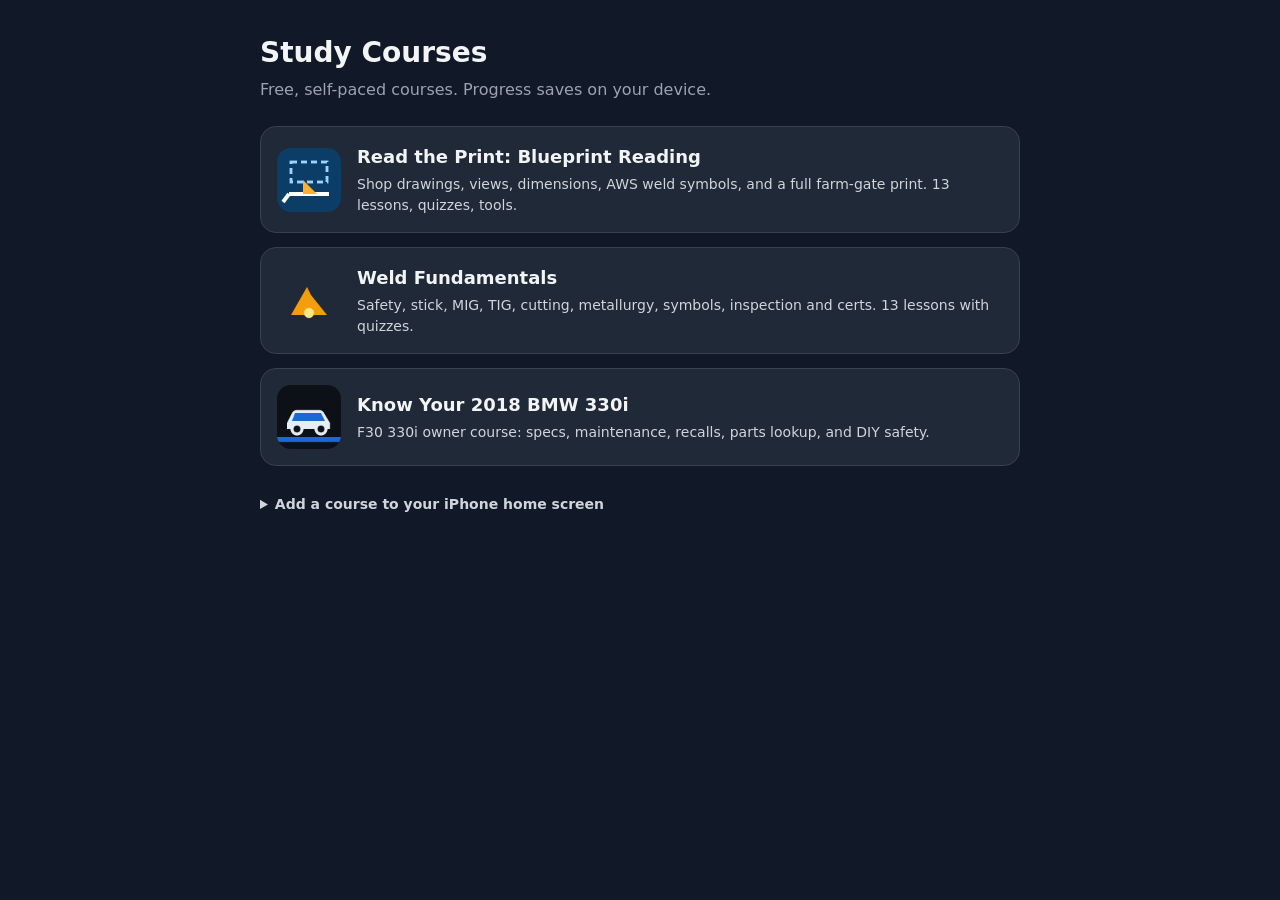
<file: index.html>
<!doctype html>
<html lang="en"><head><meta charset="utf-8">
<meta name="viewport" content="width=device-width,initial-scale=1,viewport-fit=cover">
<title>Study Courses</title>
<meta name="apple-mobile-web-app-capable" content="yes">
<meta name="mobile-web-app-capable" content="yes">
<meta name="apple-mobile-web-app-title" content="Courses">
<meta name="apple-mobile-web-app-status-bar-style" content="black-translucent">
<meta name="theme-color" content="#111827">
<link rel="manifest" href="manifest.json">
<link rel="apple-touch-icon" href="icons/apple-touch-icon.png">
<link rel="icon" href="assets/icon.svg" type="image/svg+xml">
<meta name="description" content="Free self-paced study courses.">
<style>
:root{color-scheme:dark}*{box-sizing:border-box}
body{margin:0;font:16px/1.5 system-ui,-apple-system,Segoe UI,Roboto,sans-serif;background:#111827;color:#f3f4f6;padding:max(24px,env(safe-area-inset-top)) 18px 40px}
main{max-width:760px;margin:0 auto}h1{font-size:28px;margin:8px 0 4px}.sub{color:#9ca3af;margin:0 0 24px}
.tile{display:flex;gap:16px;align-items:center;background:#1f2937;border:1px solid #374151;border-radius:16px;padding:16px;margin:0 0 14px;color:inherit;text-decoration:none}
.tile:hover,.tile:focus{border-color:#f59e0b;outline:none}.tile img{border-radius:14px;flex:none}
.tile h2{font-size:18px;margin:0 0 4px}.tile p{margin:0;color:#d1d5db;font-size:14px}
details{margin-top:28px;color:#d1d5db;font-size:14px}summary{cursor:pointer;font-weight:600}
</style></head><body><main>
<h1>Study Courses</h1><p class="sub">Free, self-paced courses. Progress saves on your device.</p>
<a class="tile" href="blueprint/"><img src="blueprint/icons/icon-192.png" alt="" width="64" height="64"><div><h2>Read the Print: Blueprint Reading</h2><p>Shop drawings, views, dimensions, AWS weld symbols, and a full farm-gate print. 13 lessons, quizzes, tools.</p></div></a>
<a class="tile" href="welding/"><img src="welding/icons/icon-192.png" alt="" width="64" height="64"><div><h2>Weld Fundamentals</h2><p>Safety, stick, MIG, TIG, cutting, metallurgy, symbols, inspection and certs. 13 lessons with quizzes.</p></div></a>
<a class="tile" href="bmw-330i/"><img src="bmw-330i/icons/icon-192.png" alt="" width="64" height="64"><div><h2>Know Your 2018 BMW 330i</h2><p>F30 330i owner course: specs, maintenance, recalls, parts lookup, and DIY safety.</p></div></a>

<details><summary>Add a course to your iPhone home screen</summary>
<ol><li>Open the course in <b>Safari</b>.</li><li>Tap <b>Share</b> (square with an up arrow).</li><li>Tap <b>Add to Home Screen</b>, then <b>Add</b>.</li></ol>
<p>Add each course separately to get its own icon. Each app keeps its own progress.</p></details>
</main></body></html>
</file>
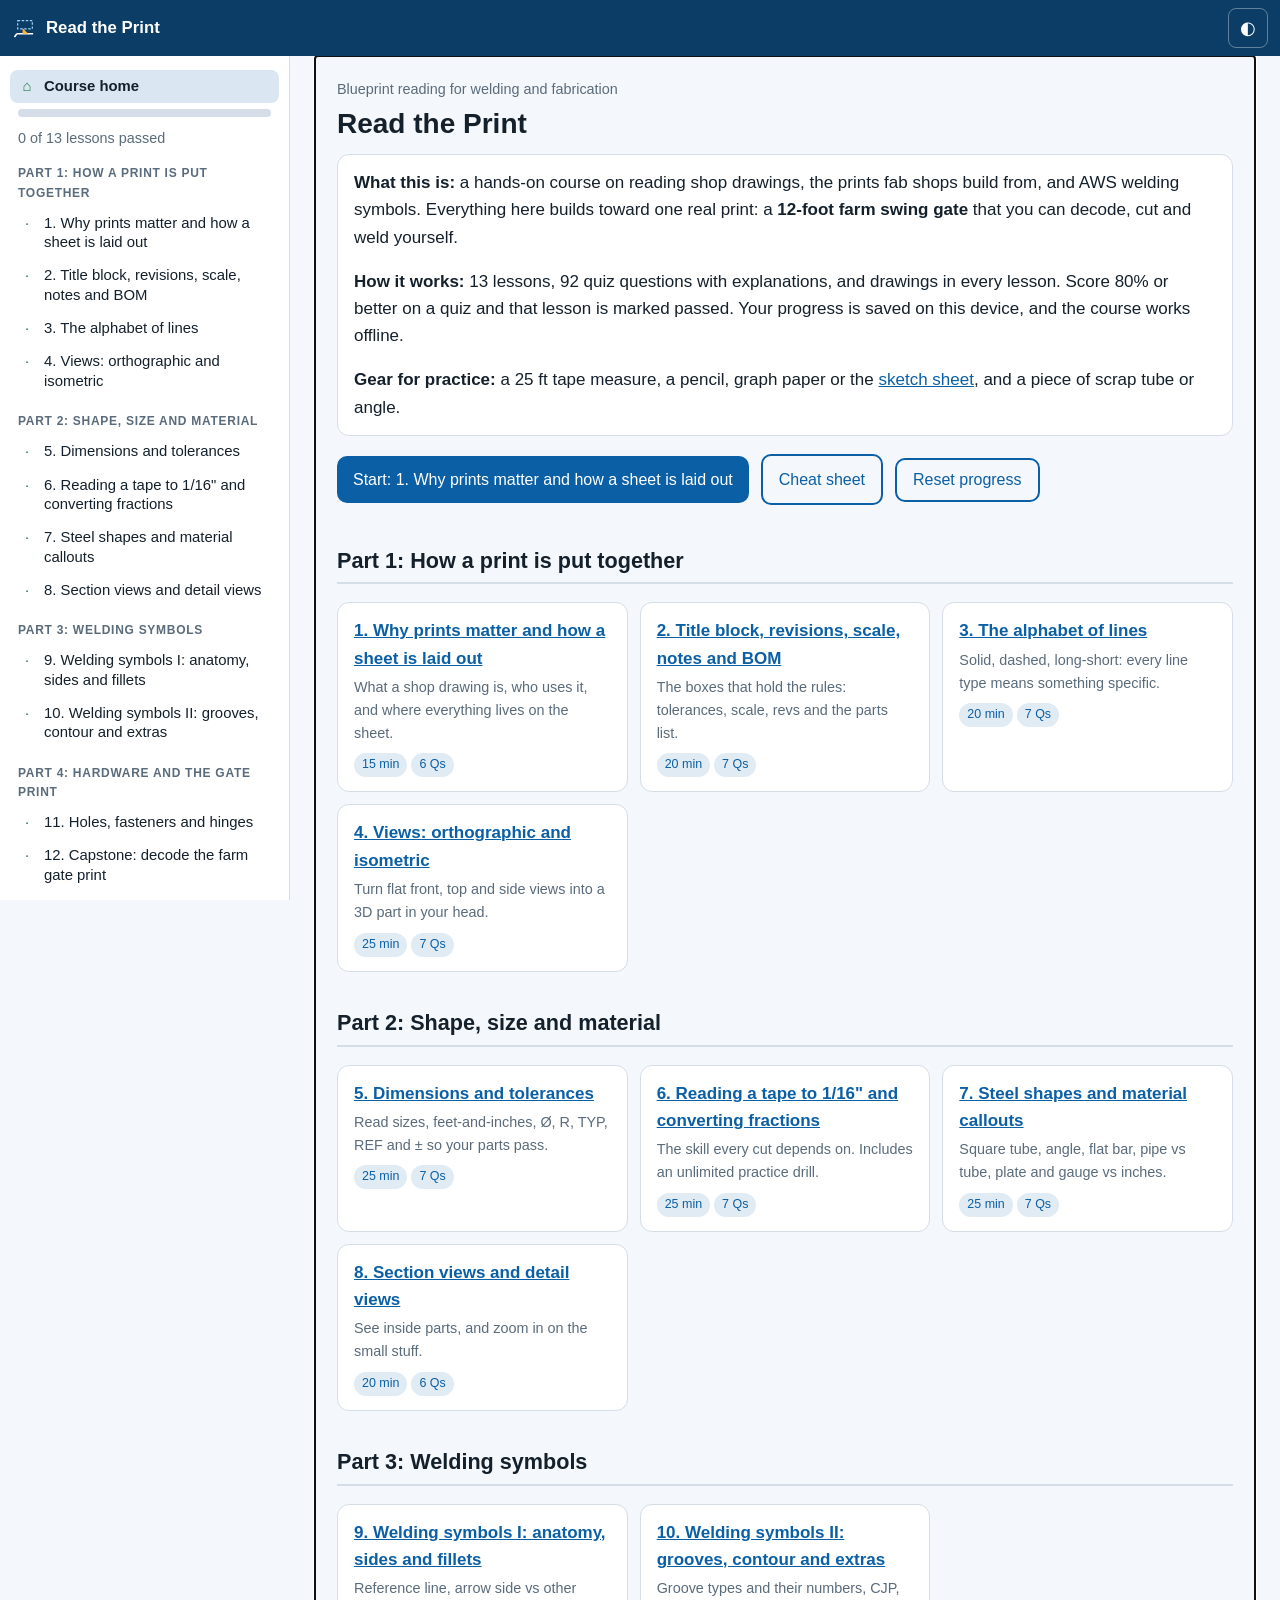
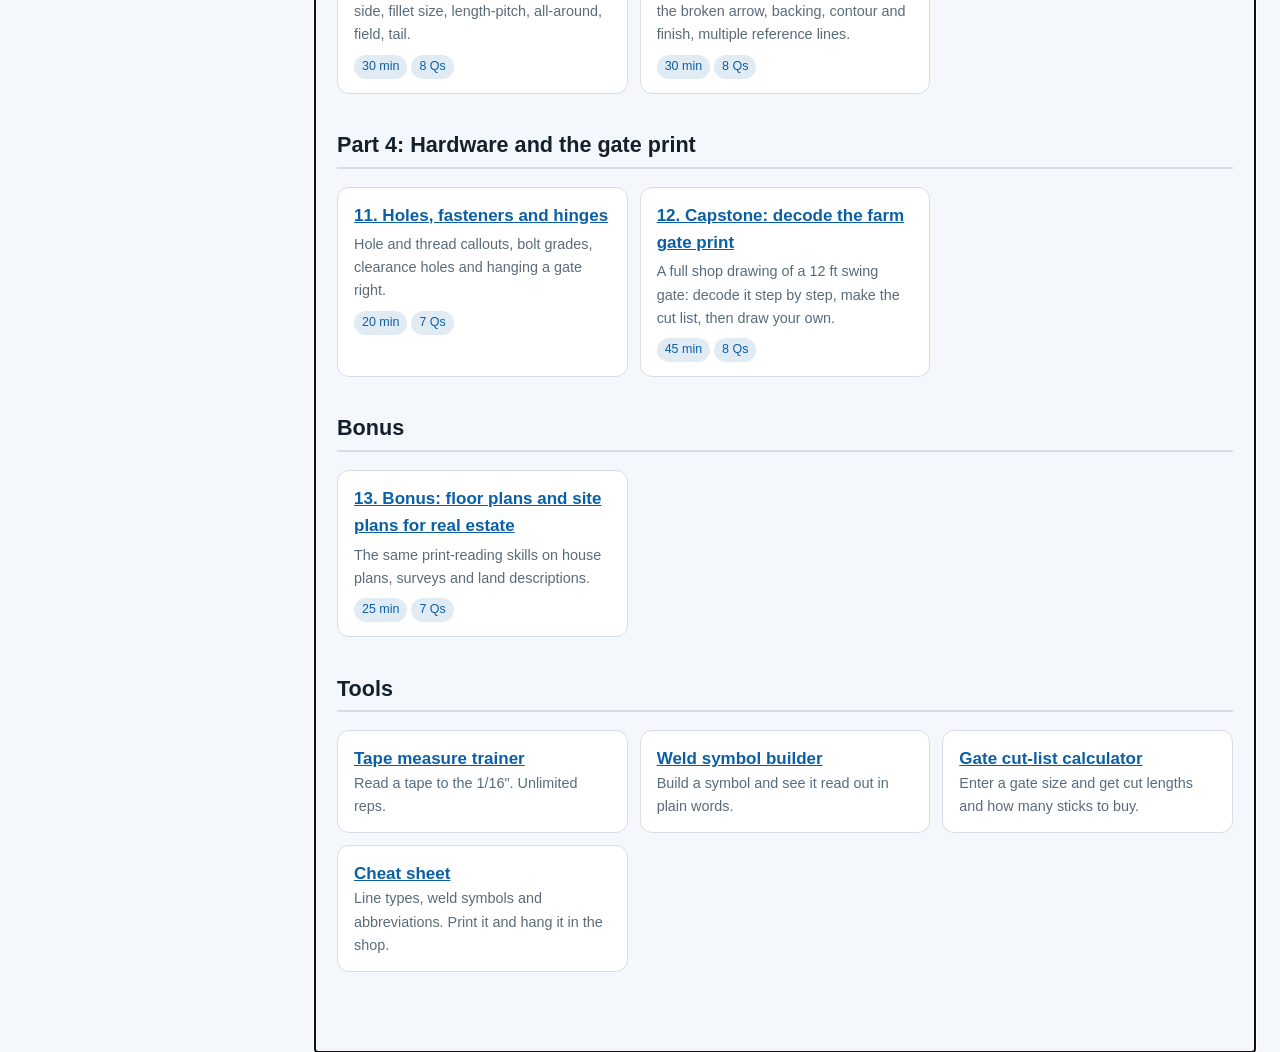
<file: blueprint/index.html>
<!doctype html>
<html lang="en" data-theme="light">
<head>
<meta charset="utf-8">
<meta name="viewport" content="width=device-width, initial-scale=1, viewport-fit=cover">
<title>Read the Print: Blueprint Reading for Welders &amp; Fabricators</title>
<meta name="apple-mobile-web-app-capable" content="yes">
<meta name="mobile-web-app-capable" content="yes">
<meta name="apple-mobile-web-app-title" content="Blueprints">
<meta name="apple-mobile-web-app-status-bar-style" content="black-translucent">
<meta name="theme-color" content="#0b3d66">
<link rel="manifest" href="manifest.json">
<link rel="apple-touch-icon" href="icons/apple-touch-icon.png">

<meta name="description" content="Hands-on course on reading shop drawings and AWS welding symbols, built around farm gates.">
<link rel="stylesheet" href="css/style.css">
<link rel="icon" href="assets/icon.svg" type="image/svg+xml">
</head>
<body>
<a class="skip" href="#main">Skip to content</a>
<header class="topbar no-print">
  <button id="menuBtn" class="icon-btn" aria-label="Open lesson menu" aria-expanded="false" aria-controls="sidebar">☰</button>
  <a href="#/" class="brand"><img src="assets/icon.svg" alt="" width="26" height="26"><span>Read the Print</span></a>
  <div class="spacer"></div>
  <button id="themeBtn" class="icon-btn" aria-label="Toggle dark mode" title="Dark / light">◐</button>
</header>
<div class="layout">
  <nav id="sidebar" class="sidebar no-print" aria-label="Course navigation"></nav>
  <main id="main" class="content" tabindex="-1"></main>
</div>
<div id="scrim" class="scrim no-print" hidden></div>
<noscript><p style="padding:2rem">This course needs JavaScript turned on.</p></noscript>
<script src="js/sources.js"></script>
<script src="js/draw.js"></script>
<script src="js/lessons.js"></script>
<script src="js/l01.js"></script><script src="js/l02.js"></script><script src="js/l03.js"></script>
<script src="js/l04.js"></script><script src="js/l05.js"></script><script src="js/l06.js"></script>
<script src="js/l07.js"></script><script src="js/l08.js"></script><script src="js/l09.js"></script>
<script src="js/l10.js"></script><script src="js/l11.js"></script><script src="js/l12.js"></script>
<script src="js/l13.js"></script>
<script src="js/tools.js"></script>
<script src="js/app.js"></script>
</body>
</html>
</file>
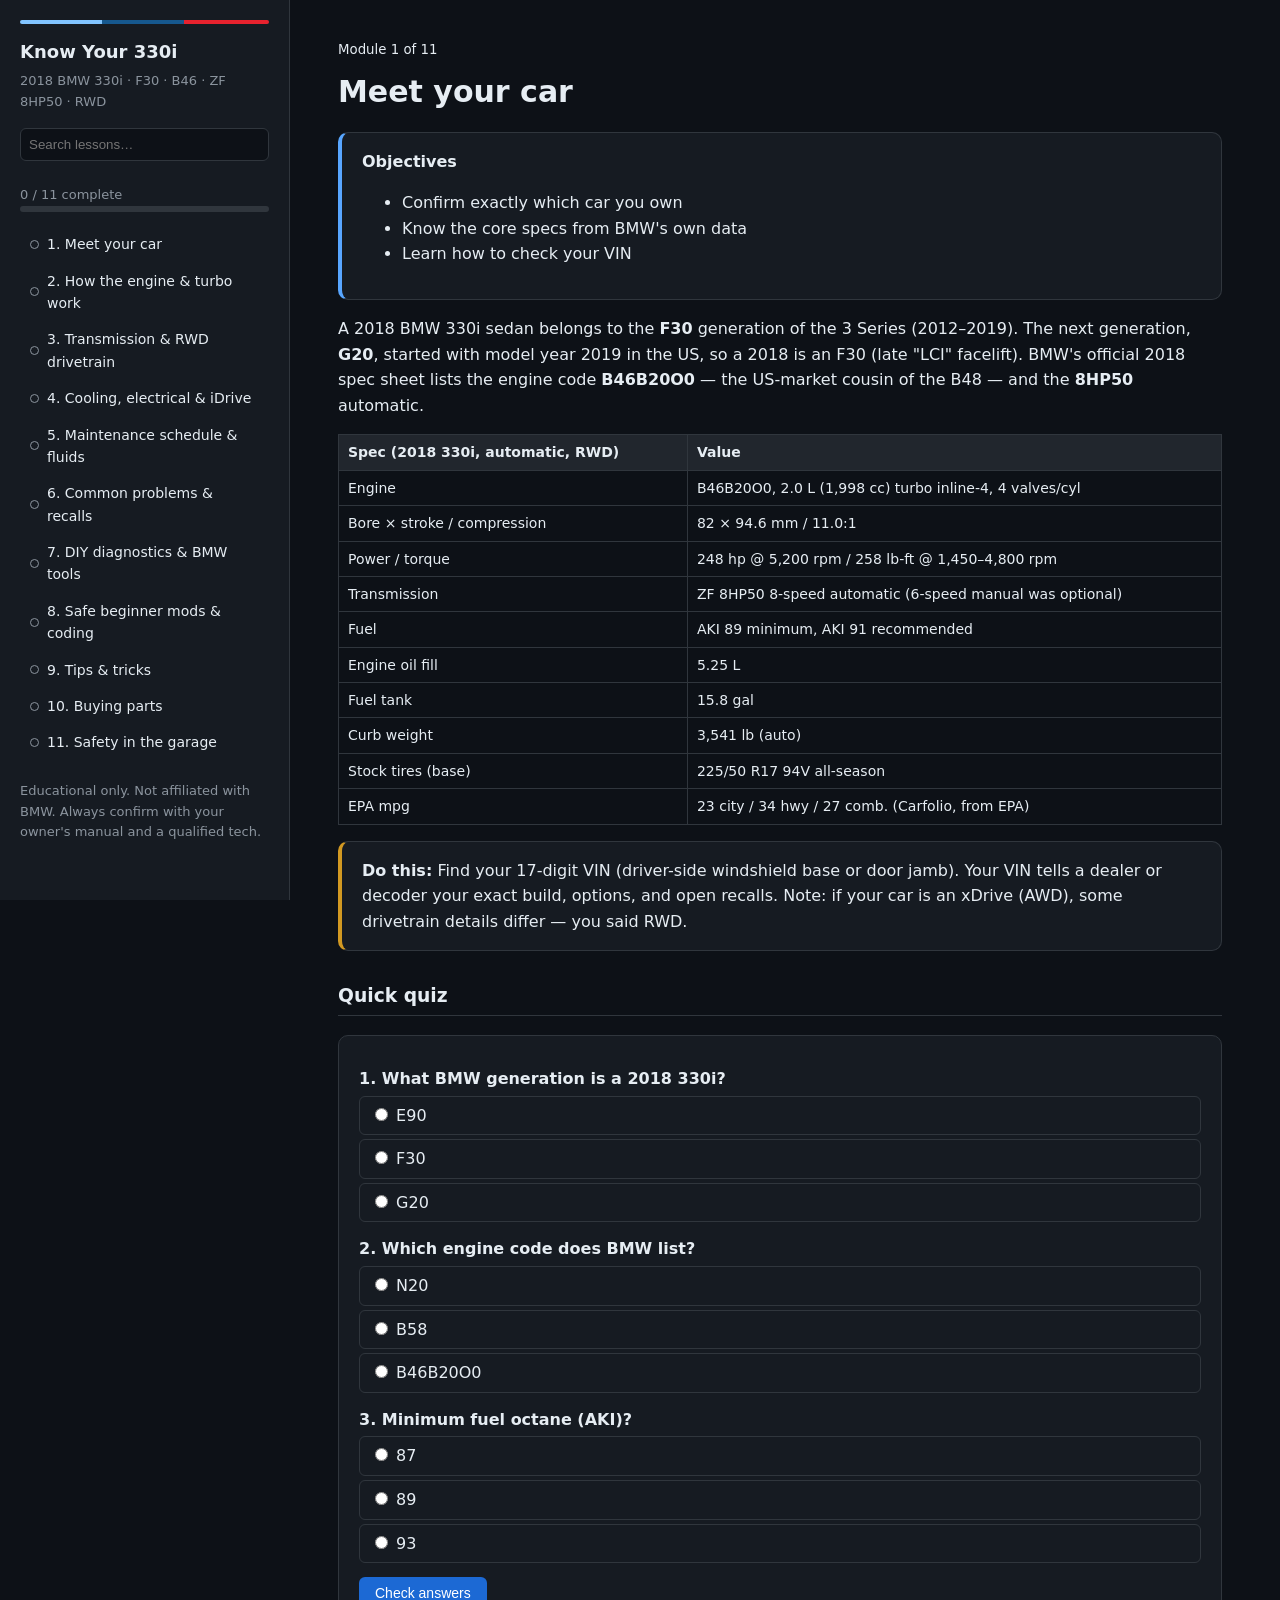
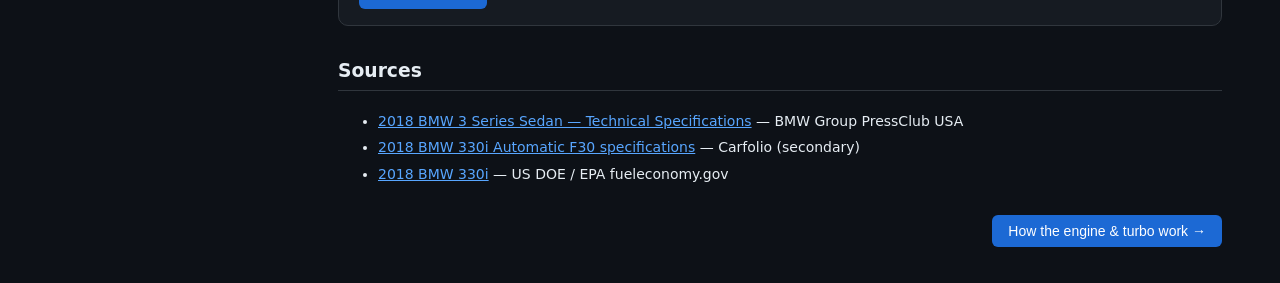
<file: bmw-330i/index.html>
<!doctype html><html lang="en"><head><meta charset="utf-8"><meta name="viewport" content="width=device-width,initial-scale=1,viewport-fit=cover">
<title>Know Your 2018 BMW 330i (F30) — Owner's Course</title>
<meta name="apple-mobile-web-app-capable" content="yes">
<meta name="mobile-web-app-capable" content="yes">
<meta name="apple-mobile-web-app-title" content="BMW 330i">
<meta name="apple-mobile-web-app-status-bar-style" content="black-translucent">
<meta name="theme-color" content="#0d1117">
<link rel="manifest" href="manifest.json">
<link rel="apple-touch-icon" href="icons/apple-touch-icon.png">
<link rel="icon" href="assets/icon.svg" type="image/svg+xml">
<link rel="stylesheet" href="assets/style.css"></head>
<body><aside><div class="stripe"></div><h1>Know Your 330i</h1><div class="sub">2018 BMW 330i · F30 · B46 · ZF 8HP50 · RWD</div>
<input id="search" placeholder="Search lessons…"><div class="prog"><span id="ptxt">0 / 0 complete</span><div class="bar"><i id="pbar"></i></div></div>
<nav id="nav"></nav><p class="sub" style="margin-top:20px">Educational only. Not affiliated with BMW. Always confirm with your owner's manual and a qualified tech.</p></aside>
<main id="main"></main><script src="assets/lessons.js"></script><script src="assets/app.js"></script></body></html>
</file>
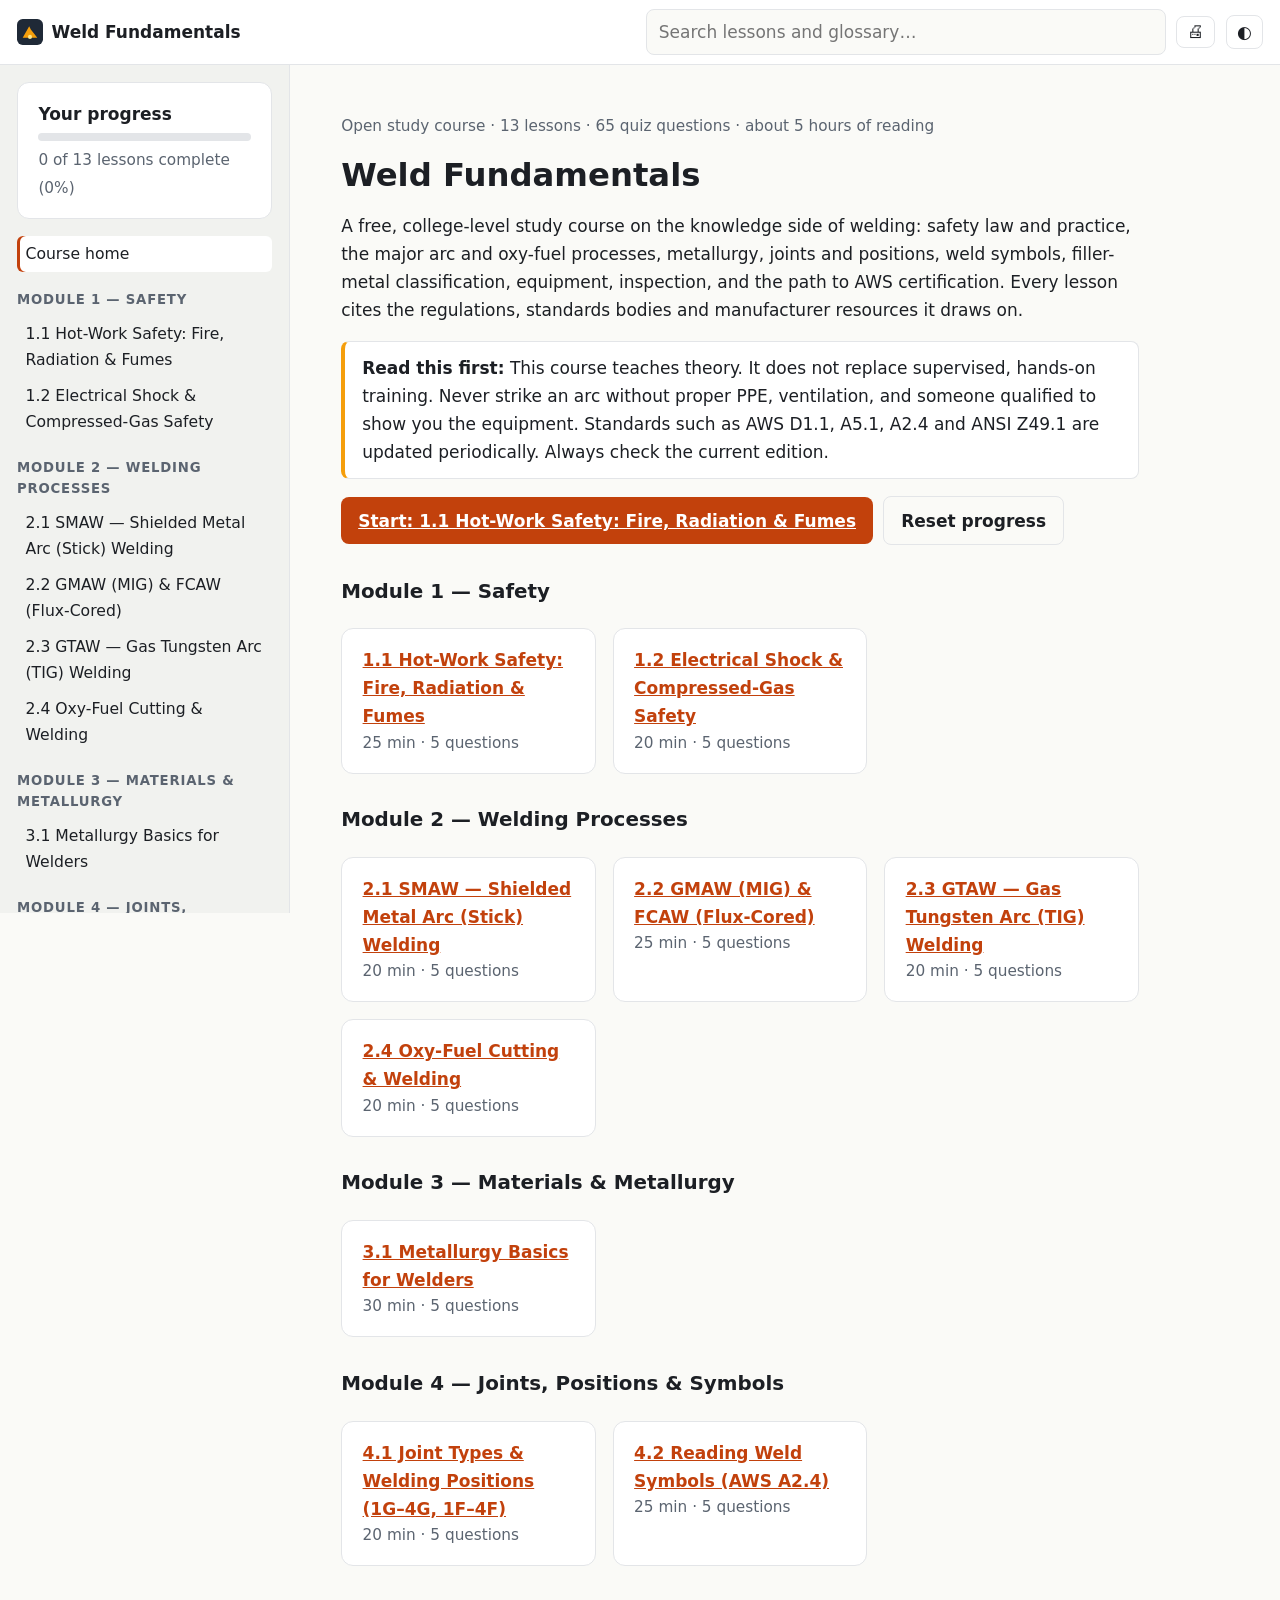
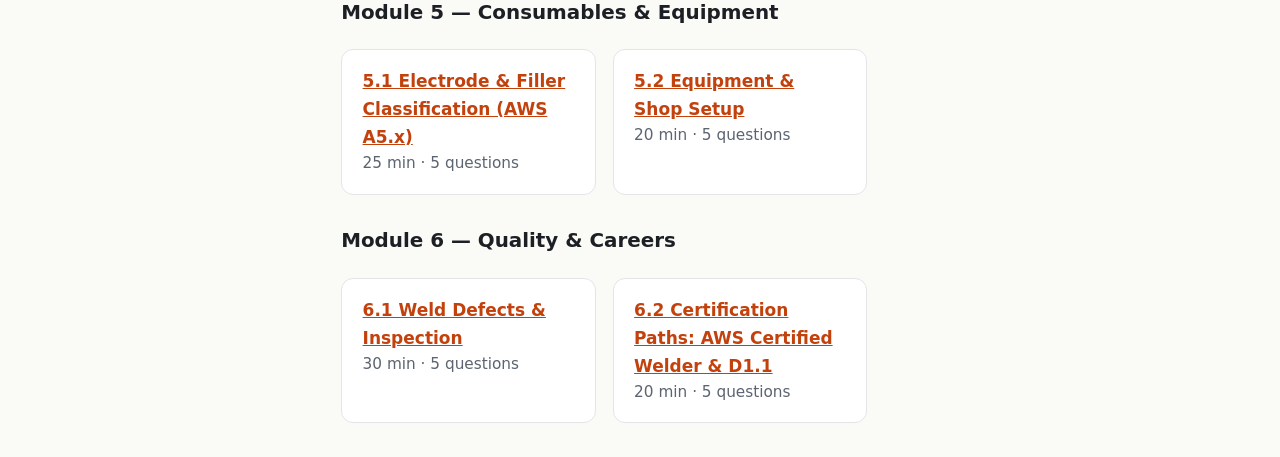
<file: welding/index.html>
<!doctype html>
<html lang="en" data-theme="light">
<head>
<meta charset="utf-8">
<meta name="viewport" content="width=device-width, initial-scale=1">
<title>Weld Fundamentals: An Open, College-Level Welding Study Course</title>
<meta name="apple-mobile-web-app-capable" content="yes">
<meta name="mobile-web-app-capable" content="yes">
<meta name="apple-mobile-web-app-title" content="Welding">
<meta name="apple-mobile-web-app-status-bar-style" content="black-translucent">
<meta name="theme-color" content="#1f2937">
<link rel="manifest" href="manifest.json">
<link rel="apple-touch-icon" href="icons/apple-touch-icon.png">

<meta name="description" content="Free, open study course on welding safety, processes, metallurgy, symbols, consumables, inspection and certification, with cited sources and self-check quizzes.">
<link rel="stylesheet" href="css/style.css">
<link rel="icon" href="assets/icon.svg" type="image/svg+xml">
</head>
<body>
<a class="skip" href="#main">Skip to content</a>
<header class="topbar">
  <button id="menuBtn" class="icon-btn" aria-label="Toggle navigation" aria-expanded="false" aria-controls="sidebar">☰</button>
  <a href="#/" class="brand"><img src="assets/icon.svg" alt="" width="26" height="26"> <span>Weld Fundamentals</span></a>
  <div class="search-wrap" role="search">
    <label for="search" class="sr-only">Search lessons</label>
    <input id="search" type="search" placeholder="Search lessons and glossary…" autocomplete="off">
  </div>
  <button id="printBtn" class="icon-btn" aria-label="Print this page" title="Print">🖨</button>
  <button id="themeBtn" class="icon-btn" aria-label="Toggle dark mode" title="Toggle theme">◐</button>
</header>
<div class="layout">
  <nav id="sidebar" class="sidebar" aria-label="Course navigation"></nav>
  <main id="main" class="content" tabindex="-1" aria-live="polite"></main>
</div>
<noscript><p style="padding:2rem">This course needs JavaScript enabled to render lessons.</p></noscript>
<script src="js/sources.js"></script>
<script src="js/lessons.js"></script>
<script src="js/l1.js"></script><script src="js/l2.js"></script><script src="js/l3.js"></script>
<script src="js/l4.js"></script><script src="js/l5.js"></script><script src="js/l6.js"></script>
<script src="js/l7.js"></script><script src="js/l8.js"></script><script src="js/l9.js"></script>
<script src="js/l10.js"></script><script src="js/l11.js"></script><script src="js/l12.js"></script>
<script src="js/l13.js"></script>
<script src="js/app.js"></script>
</body>
</html>
</file>
<file: blueprint/css/style.css>
:root{--bg:#f4f7fb;--panel:#fff;--ink:#14202b;--muted:#5a6b7b;--line:#d5dee8;--acc:#0b5fa5;--acc2:#e07b00;--ok:#1d7a3a;--bad:#b3261e;--paper:#fbfdff;--paperInk:#0d2840;--hl:#e07b00;--sideW:290px}
[data-theme=dark]{--bg:#0d141b;--panel:#15202b;--ink:#e6edf3;--muted:#9aabbb;--line:#2a3a4a;--acc:#5fb0ff;--acc2:#ffb02e;--ok:#4cc36e;--bad:#ff7a70;--paper:#0f2236;--paperInk:#d9ecff;--hl:#ffb02e}
*{box-sizing:border-box}
html{-webkit-text-size-adjust:100%}
body{margin:0;font:17px/1.6 -apple-system,BlinkMacSystemFont,"Segoe UI",Roboto,Helvetica,Arial,sans-serif;background:var(--bg);color:var(--ink)}
a{color:var(--acc)}
.skip{position:absolute;left:-999px}.skip:focus{left:8px;top:8px;background:#fff;padding:6px;z-index:99}
.topbar{position:sticky;top:0;z-index:30;display:flex;align-items:center;gap:10px;padding:8px 12px;padding-top:max(8px,env(safe-area-inset-top));background:#0b3d66;color:#fff}
.brand{display:flex;align-items:center;gap:8px;color:#fff;text-decoration:none;font-weight:700;font-size:1.05rem}
.spacer{flex:1}
.icon-btn{background:transparent;border:1px solid rgba(255,255,255,.35);color:#fff;border-radius:8px;min-width:40px;height:40px;font-size:1.1rem;cursor:pointer}
.layout{display:flex;min-height:calc(100vh - 56px)}
.sidebar{width:var(--sideW);flex:0 0 var(--sideW);background:var(--panel);border-right:1px solid var(--line);padding:14px 10px 40px;position:sticky;top:56px;height:calc(100vh - 56px);overflow:auto}
.sidebar h4{margin:14px 8px 4px;font-size:.75rem;text-transform:uppercase;letter-spacing:.06em;color:var(--muted)}
.sidebar a{display:flex;gap:8px;align-items:flex-start;padding:7px 8px;border-radius:8px;text-decoration:none;color:var(--ink);font-size:.93rem;line-height:1.3}
.sidebar a:hover{background:rgba(11,95,165,.08)}
.sidebar a.active{background:rgba(11,95,165,.15);font-weight:600}
.sidebar .chk{flex:0 0 18px;text-align:center;color:var(--ok)}
.progressbar{height:8px;background:var(--line);border-radius:6px;overflow:hidden;margin:6px 8px 10px}
.progressbar>span{display:block;height:100%;background:var(--ok)}
.content{flex:1;min-width:0;padding:22px 22px 80px;max-width:940px;margin:0 auto}
h1{font-size:1.75rem;line-height:1.2;margin:.2em 0 .4em}
h2{font-size:1.35rem;margin-top:1.6em;border-bottom:2px solid var(--line);padding-bottom:4px}
h3{font-size:1.12rem;margin-top:1.4em}
.meta{color:var(--muted);font-size:.9rem;margin:0}
.card{background:var(--panel);border:1px solid var(--line);border-radius:12px;padding:14px 16px;margin:14px 0}
.objectives{border-left:5px solid var(--acc)}
.callout{border-left:5px solid var(--acc2);background:var(--panel);padding:10px 14px;border-radius:8px;margin:14px 0}
.callout.safety{border-color:var(--bad)}
.callout strong:first-child{display:block}
.grid{display:grid;grid-template-columns:repeat(auto-fill,minmax(240px,1fr));gap:12px}
.grid .card{margin:0}
.btn{display:inline-block;background:var(--acc);color:#fff;border:0;border-radius:10px;padding:11px 16px;font-size:1rem;text-decoration:none;cursor:pointer;margin:4px 6px 4px 0}
.btn.secondary{background:transparent;color:var(--acc);border:2px solid var(--acc)}
.btn.small{padding:6px 10px;font-size:.9rem}
.row{display:flex;flex-wrap:wrap;gap:6px;align-items:center}
figure{margin:18px 0}
figcaption{font-size:.88rem;color:var(--muted);margin-top:6px}
.diagram{display:block;width:100%;height:auto;background:var(--paper);color:var(--paperInk);border:1px solid var(--line);border-radius:10px}
.diagram text{fill:currentColor;font-family:"Helvetica Neue",Arial,sans-serif}
.diagram .thick{stroke:currentColor;stroke-width:2.6;fill:none}
.diagram .thin{stroke:currentColor;stroke-width:1.1;fill:none}
.diagram .med{stroke:currentColor;stroke-width:1.8;fill:none}
.diagram .hid{stroke:currentColor;stroke-width:1.3;fill:none;stroke-dasharray:7 4}
.diagram .ctr{stroke:currentColor;stroke-width:1.1;fill:none;stroke-dasharray:22 4 5 4}
.diagram .phan{stroke:currentColor;stroke-width:1.1;fill:none;stroke-dasharray:22 4 4 4 4 4}
.diagram .cut{stroke:currentColor;stroke-width:2.6;fill:none;stroke-dasharray:24 5 6 5 6 5}
.diagram .acc{stroke:var(--hl);stroke-width:2.4;fill:none}
.diagram .accf{fill:var(--hl)}
.diagram text.acct{fill:var(--hl);font-weight:700}
.diagram .fillc{fill:currentColor}
.diagram .hatch{fill:url(#hatch)}
.diagram .ws{stroke:currentColor;stroke-width:1.8;fill:none}
.diagram .wsf{fill:currentColor;stroke:currentColor;stroke-width:1.2}
.diagram .lbl{font-size:13px}
.diagram .sm{font-size:11px}
.diagram .xs{font-size:9px}
.diagram .b{font-weight:700}
.diagram .steel{fill:rgba(120,150,180,.22);stroke:currentColor;stroke-width:1.8}
.scroll-x{overflow-x:auto;-webkit-overflow-scrolling:touch}
.zoomwrap .diagram{min-width:900px}
table{border-collapse:collapse;width:100%;margin:12px 0;font-size:.95rem}
th,td{border:1px solid var(--line);padding:6px 8px;text-align:left;vertical-align:top}
th{background:rgba(11,95,165,.08)}
.tablewrap{overflow-x:auto}
code,kbd{background:rgba(11,95,165,.1);padding:1px 5px;border-radius:5px;font-size:.92em}
.quiz{margin-top:10px}
.q{background:var(--panel);border:1px solid var(--line);border-radius:12px;padding:12px 14px;margin:12px 0}
.q .qt{font-weight:600;margin-bottom:6px}
.q label{display:flex;gap:10px;align-items:flex-start;padding:9px 8px;border-radius:8px;cursor:pointer;border:1px solid transparent}
.q label:hover{background:rgba(11,95,165,.06)}
.q input{margin-top:5px;width:18px;height:18px;flex:0 0 18px}
.q.right{border-color:var(--ok)}.q.wrong{border-color:var(--bad)}
.q label.is-correct{background:rgba(29,122,58,.12);border-color:var(--ok)}
.q label.is-picked-wrong{background:rgba(179,38,30,.1);border-color:var(--bad)}
.why{display:none;margin-top:8px;font-size:.95rem;padding:8px 10px;border-radius:8px;background:rgba(11,95,165,.07)}
.q.answered .why{display:block}
.score{font-size:1.15rem;font-weight:700;margin:10px 0}
.pill{display:inline-block;font-size:.78rem;padding:2px 8px;border-radius:999px;background:rgba(11,95,165,.12);color:var(--acc);margin-right:4px}
.pill.done{background:rgba(29,122,58,.15);color:var(--ok)}
.pager{display:flex;justify-content:space-between;gap:10px;margin-top:30px;flex-wrap:wrap}
.tool{background:var(--panel);border:2px solid var(--acc);border-radius:12px;padding:14px;margin:18px 0}
.tool h3{margin-top:0}
.tool select,.tool input[type=text],.tool input[type=number]{font-size:16px;padding:7px;border-radius:8px;border:1px solid var(--line);background:var(--bg);color:var(--ink);max-width:100%}
.tool .fields{display:grid;grid-template-columns:repeat(auto-fill,minmax(160px,1fr));gap:10px}
.tool .fields label{display:flex;flex-direction:column;font-size:.85rem;color:var(--muted);gap:3px}
.tool .readout{background:var(--bg);border-radius:8px;padding:10px 12px;margin-top:10px}
.choices{display:grid;grid-template-columns:repeat(2,1fr);gap:8px;margin-top:10px}
.choices button{font-size:1.05rem;padding:12px;border-radius:10px;border:2px solid var(--line);background:var(--bg);color:var(--ink);cursor:pointer}
.choices button.good{border-color:var(--ok);background:rgba(29,122,58,.15)}
.choices button.badc{border-color:var(--bad);background:rgba(179,38,30,.12)}
.stepper{position:sticky;bottom:0;background:var(--panel);border:2px solid var(--acc2);border-radius:12px;padding:12px 14px;margin-top:10px}
.stepper .stxt{min-height:4.5em}
#gatePrint .hl, #gatePrint .hl *{color:var(--hl)}
#gatePrint .hl .thick,#gatePrint .hl .thin,#gatePrint .hl .ws,#gatePrint .hl .med{stroke:var(--hl);stroke-width:3}
.checklist label{display:flex;gap:10px;padding:6px 0;align-items:flex-start}
.checklist input{width:20px;height:20px;margin-top:3px}
.keyterms dt{font-weight:700;margin-top:6px}.keyterms dd{margin:0 0 4px 0;color:var(--muted)}
.sources li{margin:6px 0}
.cheat{font-size:.93rem}
.cheat .diagram{max-width:100%}
.cheat-grid{display:grid;grid-template-columns:repeat(auto-fill,minmax(200px,1fr));gap:10px}
.cheat-grid figure{margin:0;background:var(--panel);border:1px solid var(--line);border-radius:10px;padding:6px}
.cheat-grid figcaption{text-align:center;color:var(--ink);font-weight:600;margin:2px 0 0}
.scrim{position:fixed;inset:0;background:rgba(0,0,0,.4);z-index:19}
@media (max-width:860px){
  .sidebar{position:fixed;left:0;top:56px;z-index:20;transform:translateX(-105%);transition:transform .2s;height:calc(100vh - 56px);box-shadow:4px 0 20px rgba(0,0,0,.2)}
  body.nav-open .sidebar{transform:none}
  .content{padding:16px 14px 80px}
  h1{font-size:1.45rem}
  body{font-size:16.5px}
}
@media (min-width:861px){#menuBtn{display:none}.scrim{display:none!important}}
@media print{
  .no-print,.topbar,.sidebar,.pager,.quiz,.tool,.stepper{display:none!important}
  body{background:#fff;color:#000;font-size:11pt}
  .content{max-width:none;padding:0}
  .diagram{border:1px solid #999;background:#fff;color:#000}
  .card,.callout{break-inside:avoid}
  .cheat-grid figure,figure{break-inside:avoid}
  a{color:#000;text-decoration:none}
  .zoomwrap .diagram{min-width:0}
  .scroll-x{overflow:visible}
  h2{break-after:avoid}
}
#gatePrint .hl text{fill:var(--hl)}
#gatePrint .hl .steel{stroke:var(--hl);stroke-width:3}
.zoomctl{display:flex;gap:6px;margin:6px 0}
@media (max-width:860px){.stepper{padding:8px 10px}.stepper .stxt{min-height:0;font-size:.92rem;max-height:28vh;overflow:auto}}
@media print{.cheat-grid{grid-template-columns:repeat(6,1fr);gap:4px}.cheat-grid figcaption{font-size:8pt}.cheat h2{font-size:12pt;margin-top:8pt}.cheat p,.cheat td,.cheat th{font-size:9pt}.cheat table{margin:4px 0}}
</file>
<file: bmw-330i/assets/style.css>
:root{--bg:#0d1117;--panel:#161b22;--line:#30363d;--txt:#e6edf3;--mut:#8b949e;--blue:#1c69d4;--acc:#58a6ff;--ok:#3fb950;--bad:#f85149;--warn:#d29922}
*{box-sizing:border-box}body{margin:0;font:16px/1.6 system-ui,-apple-system,Segoe UI,Roboto,sans-serif;background:var(--bg);color:var(--txt);display:grid;grid-template-columns:290px 1fr;min-height:100vh}
aside{background:var(--panel);border-right:1px solid var(--line);padding:20px;position:sticky;top:0;height:100vh;overflow:auto}
aside h1{font-size:18px;margin:0 0 4px}aside .sub{color:var(--mut);font-size:13px;margin-bottom:16px}
.stripe{height:4px;background:linear-gradient(90deg,#81c4ff 33%,#16588e 33% 66%,#e7222e 66%);border-radius:2px;margin-bottom:14px}
nav a{display:flex;gap:8px;align-items:center;color:var(--txt);text-decoration:none;padding:7px 10px;border-radius:6px;font-size:14px}
nav a:hover,nav a.active{background:#1f6feb33}nav a .dot{width:9px;height:9px;border-radius:50%;border:1px solid var(--mut);flex:none}nav a.done .dot{background:var(--ok);border-color:var(--ok)}
.prog{margin:14px 0;font-size:13px;color:var(--mut)}.bar{height:6px;background:var(--line);border-radius:3px;overflow:hidden}.bar i{display:block;height:100%;background:var(--ok);width:0}
main{padding:36px 48px;max-width:980px}h2{font-size:30px;margin:.2em 0}h3{margin-top:1.6em;border-bottom:1px solid var(--line);padding-bottom:4px}
.card{background:var(--panel);border:1px solid var(--line);border-radius:10px;padding:16px 20px;margin:16px 0}
.obj{border-left:4px solid var(--acc)}.warn{border-left:4px solid var(--warn)}.danger{border-left:4px solid var(--bad)}
.tag{display:inline-block;font-size:11px;padding:1px 7px;border-radius:10px;border:1px solid var(--warn);color:var(--warn);margin-left:6px;vertical-align:middle}
table{border-collapse:collapse;width:100%;font-size:14px}td,th{border:1px solid var(--line);padding:6px 9px;text-align:left}th{background:#21262d}
svg{max-width:100%;height:auto;background:#0b0f14;border:1px solid var(--line);border-radius:8px}
.quiz .q{margin:14px 0}.quiz label{display:block;padding:6px 10px;border:1px solid var(--line);border-radius:6px;margin:4px 0;cursor:pointer}
.quiz label.right{border-color:var(--ok);background:#3fb95022}.quiz label.wrong{border-color:var(--bad);background:#f8514922}
button{background:var(--blue);color:#fff;border:0;border-radius:6px;padding:8px 16px;font-size:14px;cursor:pointer}button.sec{background:#30363d}
.src li{font-size:14px;margin:4px 0}a{color:var(--acc)}.navbtns{display:flex;justify-content:space-between;margin-top:30px}
#search{width:100%;padding:8px;border-radius:6px;border:1px solid var(--line);background:var(--bg);color:var(--txt);margin-bottom:10px}
@media(max-width:800px){body{grid-template-columns:1fr}aside{position:static;height:auto}main{padding:20px}}
</file>
<file: welding/css/style.css>
:root{--bg:#fafaf7;--fg:#1c1f24;--muted:#5b6470;--card:#fff;--line:#e3e5e8;--accent:#c2410c;--accent2:#f59e0b;--ok:#15803d;--bad:#b91c1c;--side:#f1f2ef;
--metal:#9ca3af;--weld:#f59e0b;--haz:#fcd9a8;--gas:#bfdbfe;--flux:#d6c4a8;--slag:#78716c;--hot:#fde047;--void:#fff}
[data-theme=dark]{--bg:#121417;--fg:#e7e9ec;--muted:#9aa3ad;--card:#1b1e23;--line:#2c3138;--accent:#fb923c;--side:#171a1e;
--metal:#6b7280;--weld:#d97706;--haz:#7c4a1e;--gas:#1e3a5f;--flux:#6b5a43;--slag:#a8a29e;--hot:#facc15;--void:#121417}
*{box-sizing:border-box}
html{font-size:17px}
body{margin:0;background:var(--bg);color:var(--fg);font:1rem/1.65 system-ui,-apple-system,"Segoe UI",Roboto,sans-serif}
a{color:var(--accent)}
.skip{position:absolute;left:-999px}.skip:focus{left:8px;top:8px;z-index:99;background:var(--card);padding:6px 10px}
.sr-only{position:absolute;width:1px;height:1px;overflow:hidden;clip:rect(0 0 0 0)}
.topbar{position:sticky;top:0;z-index:20;display:flex;gap:.6rem;align-items:center;padding:.55rem 1rem;background:var(--card);border-bottom:1px solid var(--line)}
.brand{display:flex;gap:.5rem;align-items:center;font-weight:700;color:var(--fg);text-decoration:none;white-space:nowrap}
.search-wrap{flex:1;max-width:520px;margin-left:auto}
#search{width:100%;padding:.45rem .7rem;border:1px solid var(--line);border-radius:8px;background:var(--bg);color:var(--fg);font:inherit}
.icon-btn{background:none;border:1px solid var(--line);color:var(--fg);border-radius:8px;padding:.3rem .6rem;cursor:pointer;font-size:1rem}
#menuBtn{display:none}
.layout{display:grid;grid-template-columns:290px 1fr;min-height:calc(100vh - 52px)}
.sidebar{background:var(--side);border-right:1px solid var(--line);padding:1rem;overflow:auto;position:sticky;top:52px;height:calc(100vh - 52px)}
.sidebar h2{font-size:.78rem;text-transform:uppercase;letter-spacing:.06em;color:var(--muted);margin:1rem 0 .3rem}
.sidebar ul{list-style:none;margin:0;padding:0}
.sidebar a{display:flex;justify-content:space-between;gap:.4rem;padding:.3rem .5rem;border-radius:6px;color:var(--fg);text-decoration:none;font-size:.92rem}
.sidebar a:hover,.sidebar a[aria-current=page]{background:var(--card);box-shadow:inset 3px 0 var(--accent)}
.done-mark{color:var(--ok);font-weight:700}
.progress{height:8px;background:var(--line);border-radius:99px;overflow:hidden;margin:.3rem 0 .2rem}
.progress>span{display:block;height:100%;background:linear-gradient(90deg,var(--accent),var(--accent2))}
.content{padding:2rem clamp(1rem,4vw,3.5rem);max-width:900px}
.content:focus{outline:none}
h1{font-size:1.9rem;line-height:1.25;margin:.2rem 0 .6rem}
h3{margin-top:1.8rem}
.meta{color:var(--muted);font-size:.9rem}
.card{background:var(--card);border:1px solid var(--line);border-radius:12px;padding:1rem 1.2rem;margin:1rem 0}
.objectives{border-left:4px solid var(--accent)}
.callout{background:var(--card);border:1px solid var(--line);border-left:4px solid #2563eb;padding:.7rem 1rem;border-radius:8px;margin:1rem 0}
.callout.warn{border-left-color:var(--accent2)}
table{border-collapse:collapse;width:100%;margin:1rem 0;font-size:.93rem;display:block;overflow-x:auto}
th,td{border:1px solid var(--line);padding:.4rem .6rem;text-align:left;vertical-align:top}
th{background:var(--side)}
svg.diagram{display:block;width:100%;max-width:560px;height:auto;margin:1.2rem auto;color:var(--fg);background:var(--card);border:1px solid var(--line);border-radius:10px;padding:8px}
svg text{fill:currentColor;font-family:system-ui,sans-serif}
.metal{fill:var(--metal)}.weld{fill:var(--weld)}.haz{fill:var(--haz)}.gas{fill:var(--gas);opacity:.85}.flux{fill:var(--flux)}.slag{fill:var(--slag)}.hot{fill:var(--hot)}.void{fill:var(--void);stroke:currentColor;stroke-width:.6}
.box{fill:var(--side);stroke:currentColor}.hotline{stroke:var(--hot);stroke-width:4}
dl.terms dt{font-weight:700;margin-top:.5rem}dl.terms dd{margin:0 0 .2rem 0;color:var(--muted)}
.quiz fieldset{border:1px solid var(--line);border-radius:10px;margin:0 0 1rem;padding:.8rem 1rem}
.quiz legend{font-weight:600;padding:0 .3rem}
.quiz label{display:block;padding:.25rem .3rem;border-radius:6px;cursor:pointer}
.quiz label:hover{background:var(--side)}
.quiz .fb{margin-top:.4rem;font-size:.92rem}
.quiz .fb.ok{color:var(--ok)}.quiz .fb.bad{color:var(--bad)}
.btn{background:var(--accent);color:#fff;border:0;border-radius:8px;padding:.55rem 1rem;font:inherit;font-weight:600;cursor:pointer}
.btn.secondary{background:none;color:var(--fg);border:1px solid var(--line)}
.row{display:flex;gap:.6rem;flex-wrap:wrap;align-items:center}
.pager{display:flex;justify-content:space-between;gap:1rem;margin:2.5rem 0 1rem;border-top:1px solid var(--line);padding-top:1rem}
.sources li{margin:.3rem 0;word-break:break-word}
.grid{display:grid;grid-template-columns:repeat(auto-fill,minmax(240px,1fr));gap:1rem}
.grid .card{margin:0}
mark{background:var(--accent2);color:#000;padding:0 2px;border-radius:3px}
.result{padding:.6rem 0;border-bottom:1px solid var(--line)}
:focus-visible{outline:3px solid var(--accent2);outline-offset:2px}
@media (max-width:860px){
 #menuBtn{display:inline-block}
 .layout{grid-template-columns:1fr}
 .sidebar{position:fixed;left:0;top:52px;width:85vw;max-width:320px;transform:translateX(-105%);transition:transform .2s;z-index:15;box-shadow:0 0 30px #0005}
 .sidebar.open{transform:none}
 .topbar{flex-wrap:wrap}.search-wrap{order:5;flex-basis:100%;max-width:none}.brand{margin-right:auto}.sidebar{top:96px;height:calc(100vh - 96px)}
}
@media print{
 .topbar,.sidebar,.pager,.no-print,.quiz button{display:none!important}
 .layout{display:block}.content{max-width:none;padding:0}
 body{background:#fff;color:#000;font-size:11pt}
 .card,svg.diagram{break-inside:avoid;border-color:#999}
 .quiz .answer-key{display:block!important}
 a{color:#000}
}
.answer-key{display:none;font-size:.9rem;color:var(--muted)}
</file>
